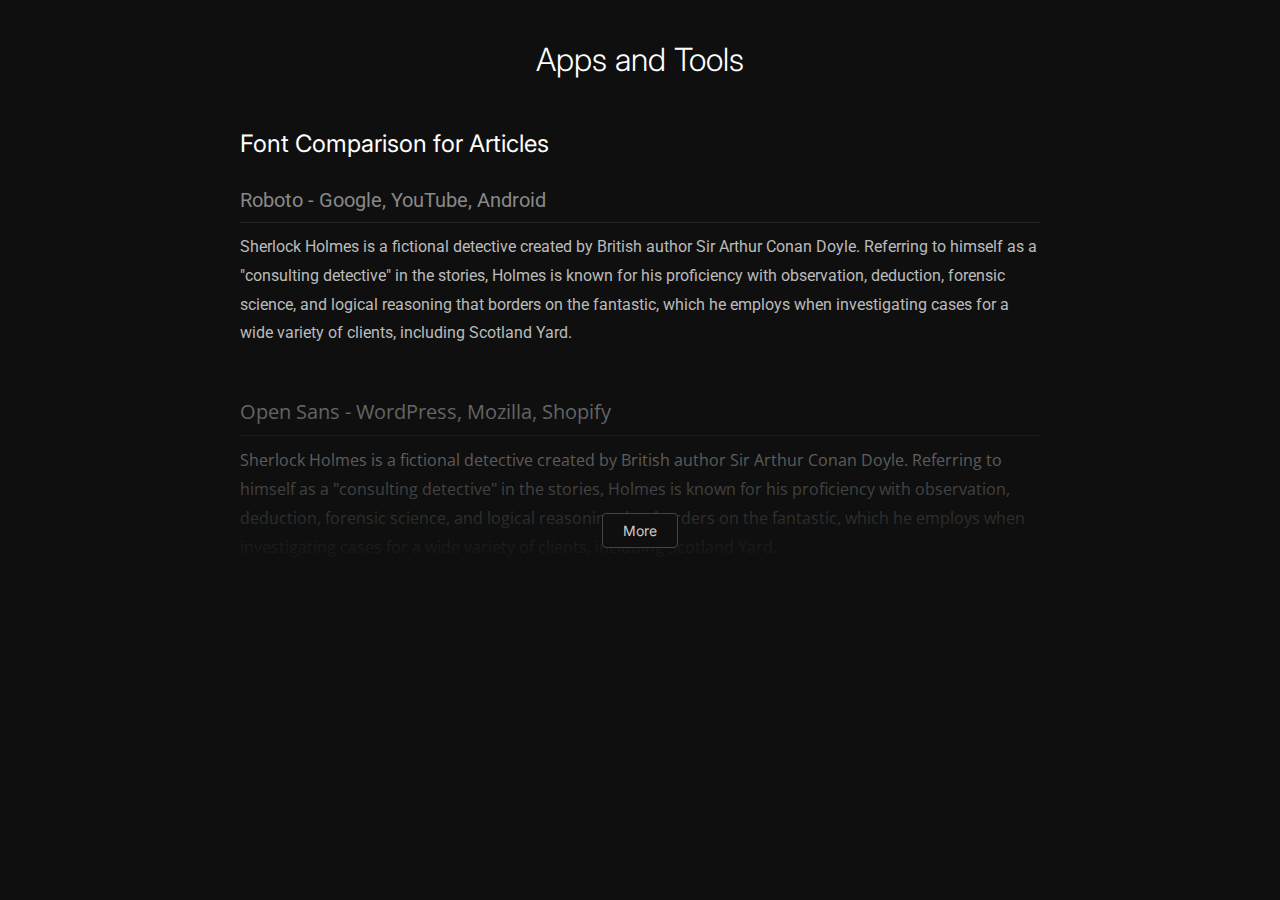
<file: index.html>
<!DOCTYPE html>
<html lang="en">
  <head>
    <meta charset="UTF-8" />
    <meta name="viewport" content="width=device-width, initial-scale=1.0" />
    <title>Apps and Tools</title>
    <link rel="preconnect" href="https://fonts.googleapis.com" />
    <link rel="preconnect" href="https://fonts.gstatic.com" crossorigin />
    <link
      href="https://fonts.googleapis.com/css2?family=Inter:wght@300;400;500&family=Roboto:wght@300;400;500&family=Open+Sans:wght@300;400;500&family=Lato:wght@300;400;500&display=swap"
      rel="stylesheet"
    />
    <link rel="stylesheet" href="pages/styles/style.css" />
    <link rel="stylesheet" href="pages/styles/font-comparison.css" />
  </head>
  <body>
    <div class="container">
      <h1 id="mainHeader"></h1>

      <div class="tool-section">
        <h2 class="tool-title">Font Comparison for Articles</h2>

        <div class="preview-wrapper">
          <a href="pages/font-comparison.html" class="preview-link">
            <div class="preview-content">
              <div class="font-section">
                <div class="font-name roboto">
                  Roboto - Google, YouTube, Android
                </div>
                <p class="sample-text roboto">
                  Sherlock Holmes is a fictional detective created by British
                  author Sir Arthur Conan Doyle. Referring to himself as a
                  "consulting detective" in the stories, Holmes is known for his
                  proficiency with observation, deduction, forensic science, and
                  logical reasoning that borders on the fantastic, which he
                  employs when investigating cases for a wide variety of
                  clients, including Scotland Yard.
                </p>
              </div>

              <div class="font-section">
                <div class="font-name open-sans">
                  Open Sans - WordPress, Mozilla, Shopify
                </div>
                <p class="sample-text open-sans">
                  Sherlock Holmes is a fictional detective created by British
                  author Sir Arthur Conan Doyle. Referring to himself as a
                  "consulting detective" in the stories, Holmes is known for his
                  proficiency with observation, deduction, forensic science, and
                  logical reasoning that borders on the fantastic, which he
                  employs when investigating cases for a wide variety of
                  clients, including Scotland Yard.
                </p>
              </div>

              <div class="font-section">
                <div class="font-name lato">Lato - Airbnb, Slack, Typeform</div>
                <p class="sample-text lato">
                  Sherlock Holmes is a fictional detective created by British
                  author Sir Arthur Conan Doyle. Referring to himself as a
                  "consulting detective" in the stories, Holmes is known for his
                  proficiency with observation, deduction, forensic science, and
                  logical reasoning that borders on the fantastic, which he
                  employs when investigating cases for a wide variety of
                  clients, including Scotland Yard.
                </p>
              </div>
            </div>

            <div class="fade-overlay"></div>
            <span class="more-button">More</span>
          </a>
        </div>
      </div>
    </div>

    <script>
      // Configuration
      const headerText = "Apps and Tools";

      // Set header text on load
      document.getElementById("mainHeader").textContent = headerText;
    </script>
  </body>
</html>
</file>
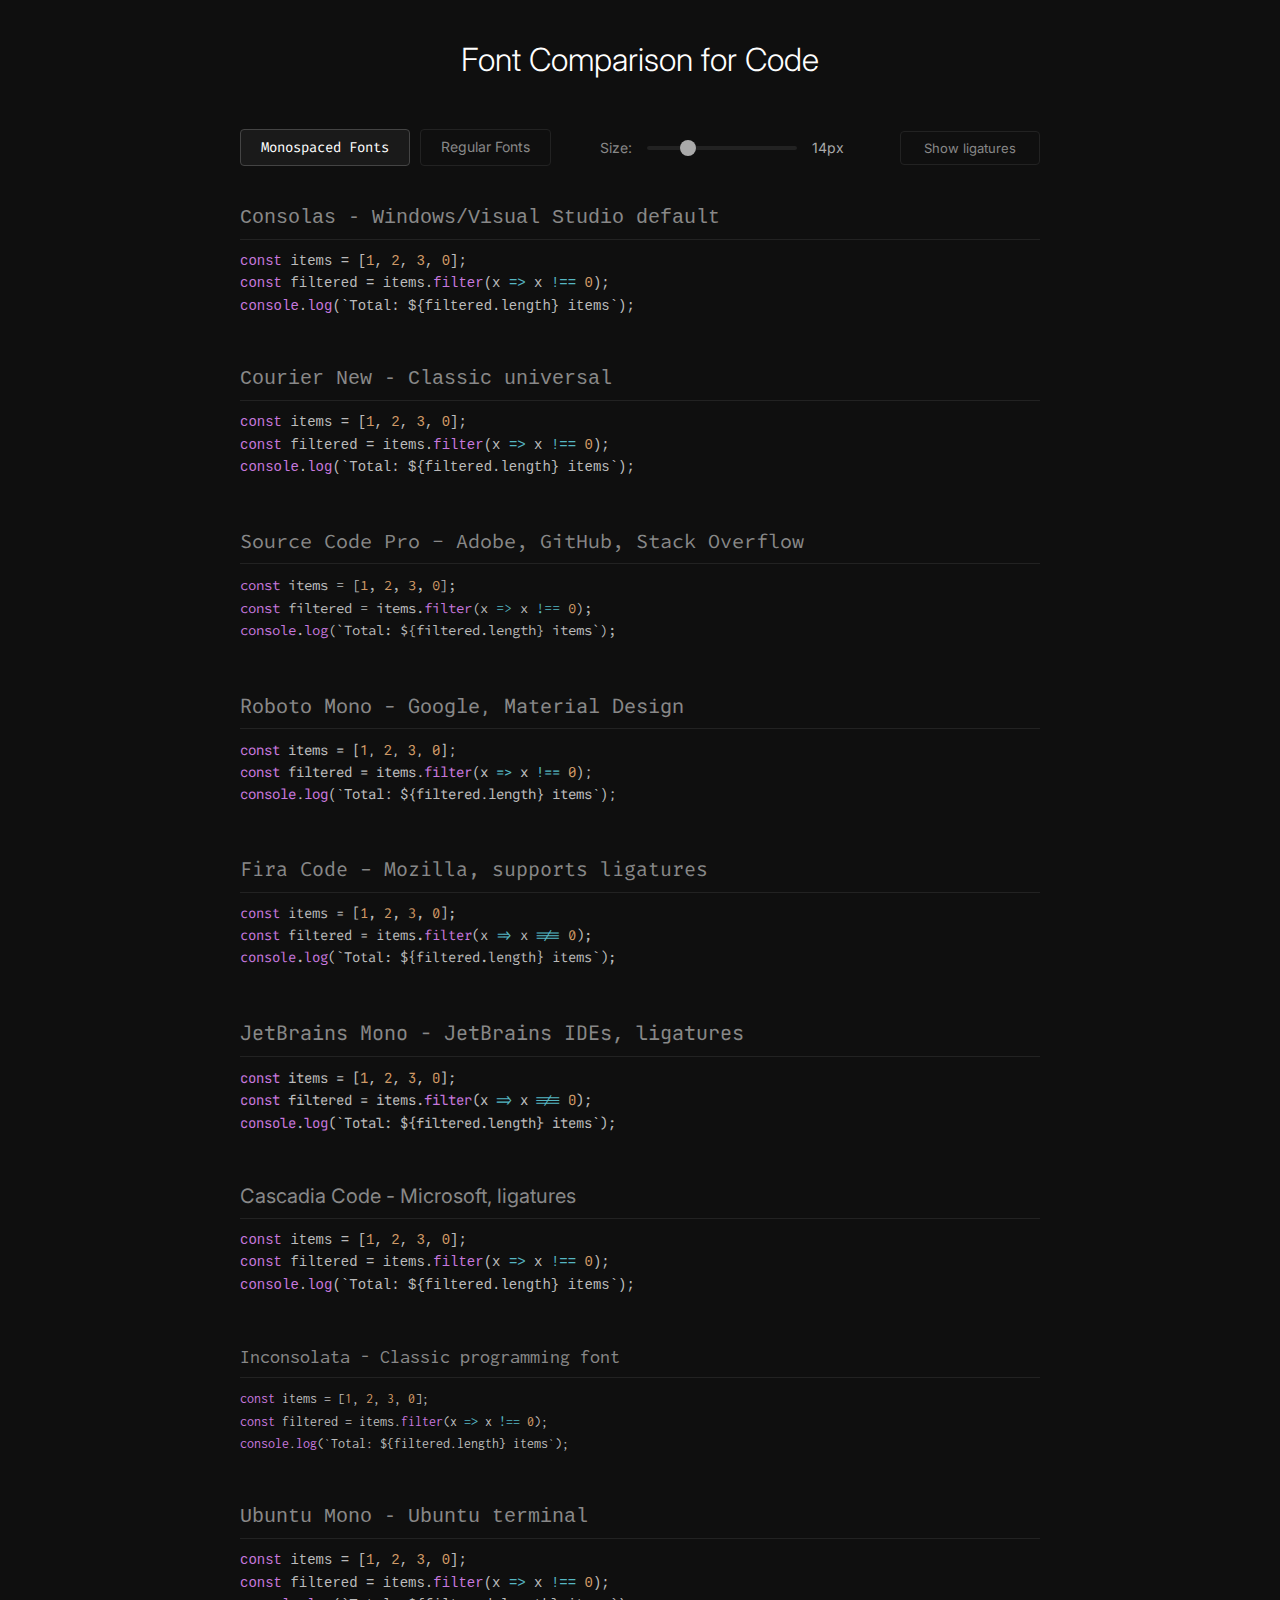
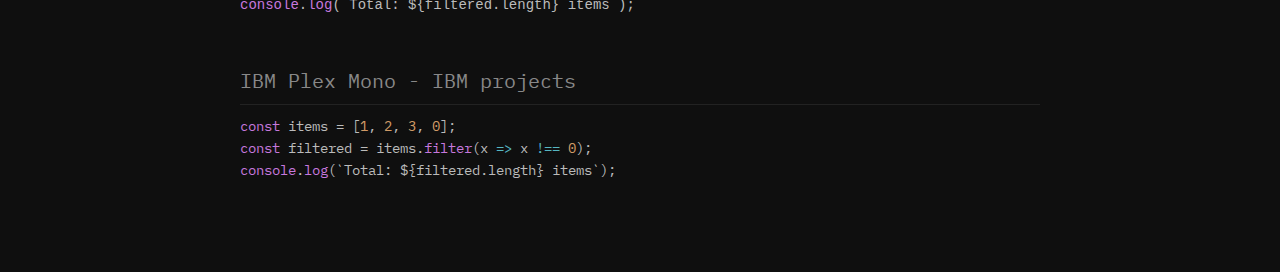
<file: pages/font-comparison-code.html>
<!DOCTYPE html>
<html lang="en">
<head>
    <meta charset="UTF-8">
    <meta name="viewport" content="width=device-width, initial-scale=1.0">
    <title>Font Comparison - Code</title>
    <link rel="preconnect" href="https://fonts.googleapis.com">
    <link rel="preconnect" href="https://fonts.gstatic.com" crossorigin>
    <link href="https://fonts.googleapis.com/css2?family=Cascadia+Code:wght@300;400;500&family=Fira+Code:wght@300;400;500&family=JetBrains+Mono:wght@300;400;500&family=Source+Code+Pro:wght@300;400;500&family=Roboto+Mono:wght@300;400;500&family=IBM+Plex+Mono:wght@300;400;500&family=Inconsolata:wght@300;400;500&family=Ubuntu+Mono:wght@400;700&family=Inter:wght@300;400;500&family=Roboto:wght@300;400;500&family=Open+Sans:wght@300;400;500&family=Lato:wght@300;400&family=Source+Sans+3:wght@300;400;500&display=swap" rel="stylesheet">
    <link rel="stylesheet" href="styles/style.css">
    <link rel="stylesheet" href="styles/font-comparison-code.css">
</head>
<body>
    <div class="container">
        <h1 id="mainHeader"></h1>

        <div class="controls">
            <div class="tabs">
                <div class="tab mono-tab active" onclick="switchTab('monospace')">Monospaced Fonts</div>
                <div class="tab sans-tab" onclick="switchTab('sans-serif')">Regular Fonts</div>
            </div>

            <div class="size-control">
                <span class="size-label">Size:</span>
                <input type="range" class="size-slider" min="12" max="20" value="14" step="1" oninput="changeSize(this.value)">
                <span class="size-value" id="sizeValue">14px</span>
            </div>

            <button class="ligatures-toggle" onclick="toggleLigatures()">Show ligatures</button>
        </div>

        <div id="monospace" class="tab-content active">
        <div class="font-section">
            <div class="font-name consolas">Consolas - Windows/Visual Studio default</div>
            <pre class="code-sample consolas"></pre>
        </div>

        <div class="font-section">
            <div class="font-name courier-new">Courier New - Classic universal</div>
            <pre class="code-sample courier-new"></pre>
        </div>

        <div class="font-section">
            <div class="font-name source-code-pro">Source Code Pro - Adobe, GitHub, Stack Overflow</div>
            <pre class="code-sample source-code-pro"></pre>
        </div>

        <div class="font-section">
            <div class="font-name roboto-mono">Roboto Mono - Google, Material Design</div>
            <pre class="code-sample roboto-mono"></pre>
        </div>

        <div class="font-section">
            <div class="font-name fira-code">Fira Code - Mozilla, supports ligatures</div>
            <pre class="code-sample fira-code"></pre>
        </div>

        <div class="font-section">
            <div class="font-name jetbrains-mono">JetBrains Mono - JetBrains IDEs, ligatures</div>
            <pre class="code-sample jetbrains-mono"></pre>
        </div>

        <div class="font-section">
            <div class="font-name cascadia-code">Cascadia Code - Microsoft, ligatures</div>
            <pre class="code-sample cascadia-code"></pre>
        </div>

        <div class="font-section">
            <div class="font-name inconsolata">Inconsolata - Classic programming font</div>
            <pre class="code-sample inconsolata"></pre>
        </div>

        <div class="font-section">
            <div class="font-name ubuntu-mono">Ubuntu Mono - Ubuntu terminal</div>
            <pre class="code-sample ubuntu-mono"></pre>
        </div>

        <div class="font-section">
            <div class="font-name ibm-plex-mono">IBM Plex Mono - IBM projects</div>
            <pre class="code-sample ibm-plex-mono"></pre>
        </div>
        </div>

        <div id="sans-serif" class="tab-content">
        <div class="font-section">
            <div class="font-name system-fonts">System Fonts - Apple, GitHub, Notion</div>
            <pre class="code-sample system-fonts"></pre>
        </div>

        <div class="font-section">
            <div class="font-name inter">Inter - Figma, Vercel, modern UIs</div>
            <pre class="code-sample inter"></pre>
        </div>

        <div class="font-section">
            <div class="font-name roboto">Roboto - Android, Material Design</div>
            <pre class="code-sample roboto"></pre>
        </div>
        </div>

    </div>

    <script>
        // Configuration
        const headerText = "Font Comparison for Code";
        const codeClassic = `const items = [1, 2, 3, 0];\nconst filtered = items.filter(x => x !== 0);\nconsole.log(\`Total: \${filtered.length} items\`);`;
        const codeLigatures = `const result = data.filter(x => x >= 10 && x <= 100);\nconst isValid = (a, b) => a === b || a !== null && b >= 0;\nconsole.log(\`Found: \${result.length}\`);`;

        let useLigatures = false;
        let codeText = codeClassic;

        // Set header text and populate all code samples on load
        document.getElementById('mainHeader').textContent = headerText;

        // Populate all code samples with syntax highlighting
        function populateCode() {
            document.querySelectorAll('.code-sample').forEach(sample => {
                sample.innerHTML = highlightCode(codeText);
            });
        }

        function highlightCode(code) {
            // Escape HTML first
            code = code.replace(/</g, '&lt;').replace(/>/g, '&gt;');

            // Simple syntax highlighting - order matters!
            return code
                .replace(/\b(function|const|return|if|let|var|class|import|export|from|async|await|filter|map|console|log|data)\b/g, '<span class="keyword">$1</span>')
                .replace(/\b(\d+)\b/g, '<span class="number">$1</span>')
                .replace(/=&gt;/g, '<span class="operator">=&gt;</span>')
                .replace(/(===|!==|&lt;=|&gt;=|&&|\|\|)/g, '<span class="operator">$1</span>');
        }

        populateCode();

        function switchTab(tabName) {
            // Hide all tab contents
            document.querySelectorAll('.tab-content').forEach(content => {
                content.classList.remove('active');
            });

            // Remove active class from all tabs
            document.querySelectorAll('.tab').forEach(tab => {
                tab.classList.remove('active');
            });

            // Show selected tab content
            document.getElementById(tabName).classList.add('active');

            // Add active class to clicked tab
            event.target.classList.add('active');
        }

        function changeSize(value) {
            // Update CSS variable
            document.documentElement.style.setProperty('--base-size', value + 'px');

            // Update display value
            document.getElementById('sizeValue').textContent = value + 'px';
        }

        function toggleLigatures() {
            useLigatures = !useLigatures;
            const button = document.querySelector('.ligatures-toggle');

            if (useLigatures) {
                codeText = codeLigatures;
                button.textContent = 'Hide ligatures';
            } else {
                codeText = codeClassic;
                button.textContent = 'Show ligatures';
            }

            // Update all code samples
            populateCode();
        }
    </script>
</body>
</html>
</file>
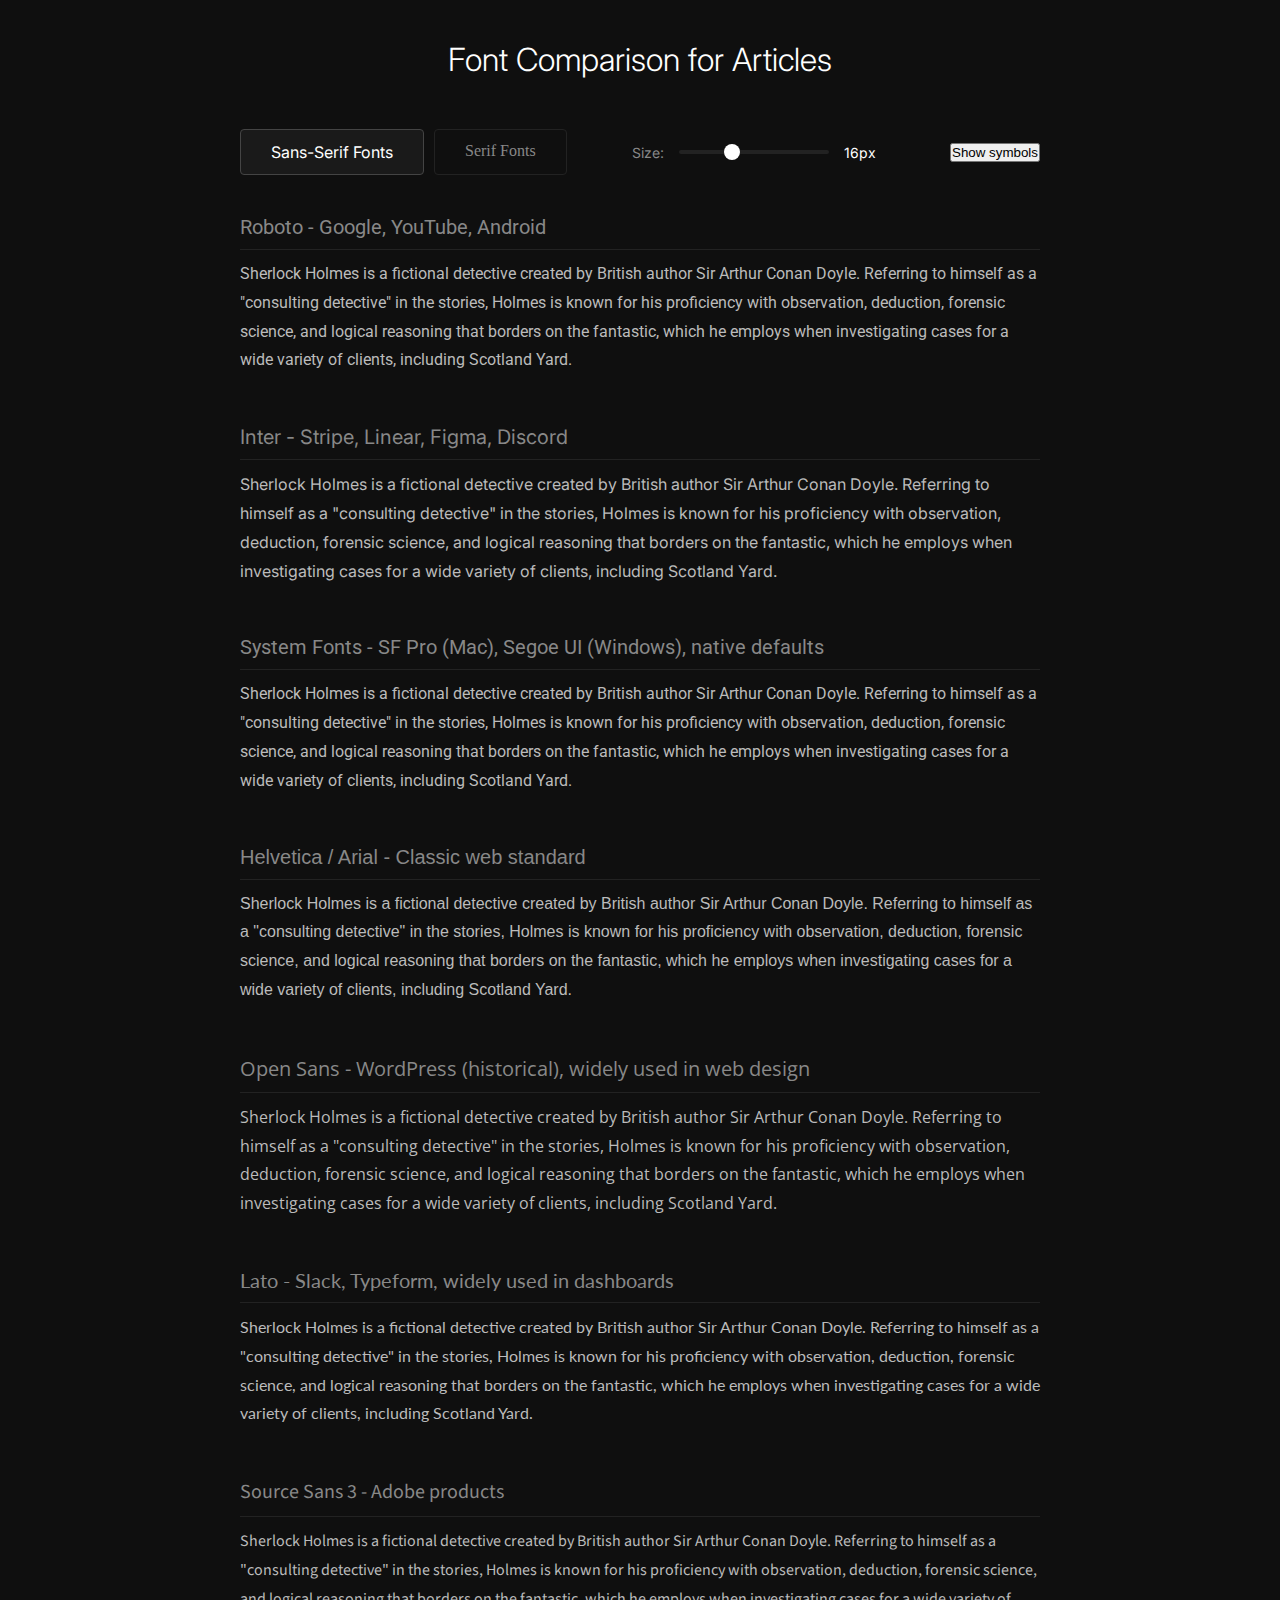
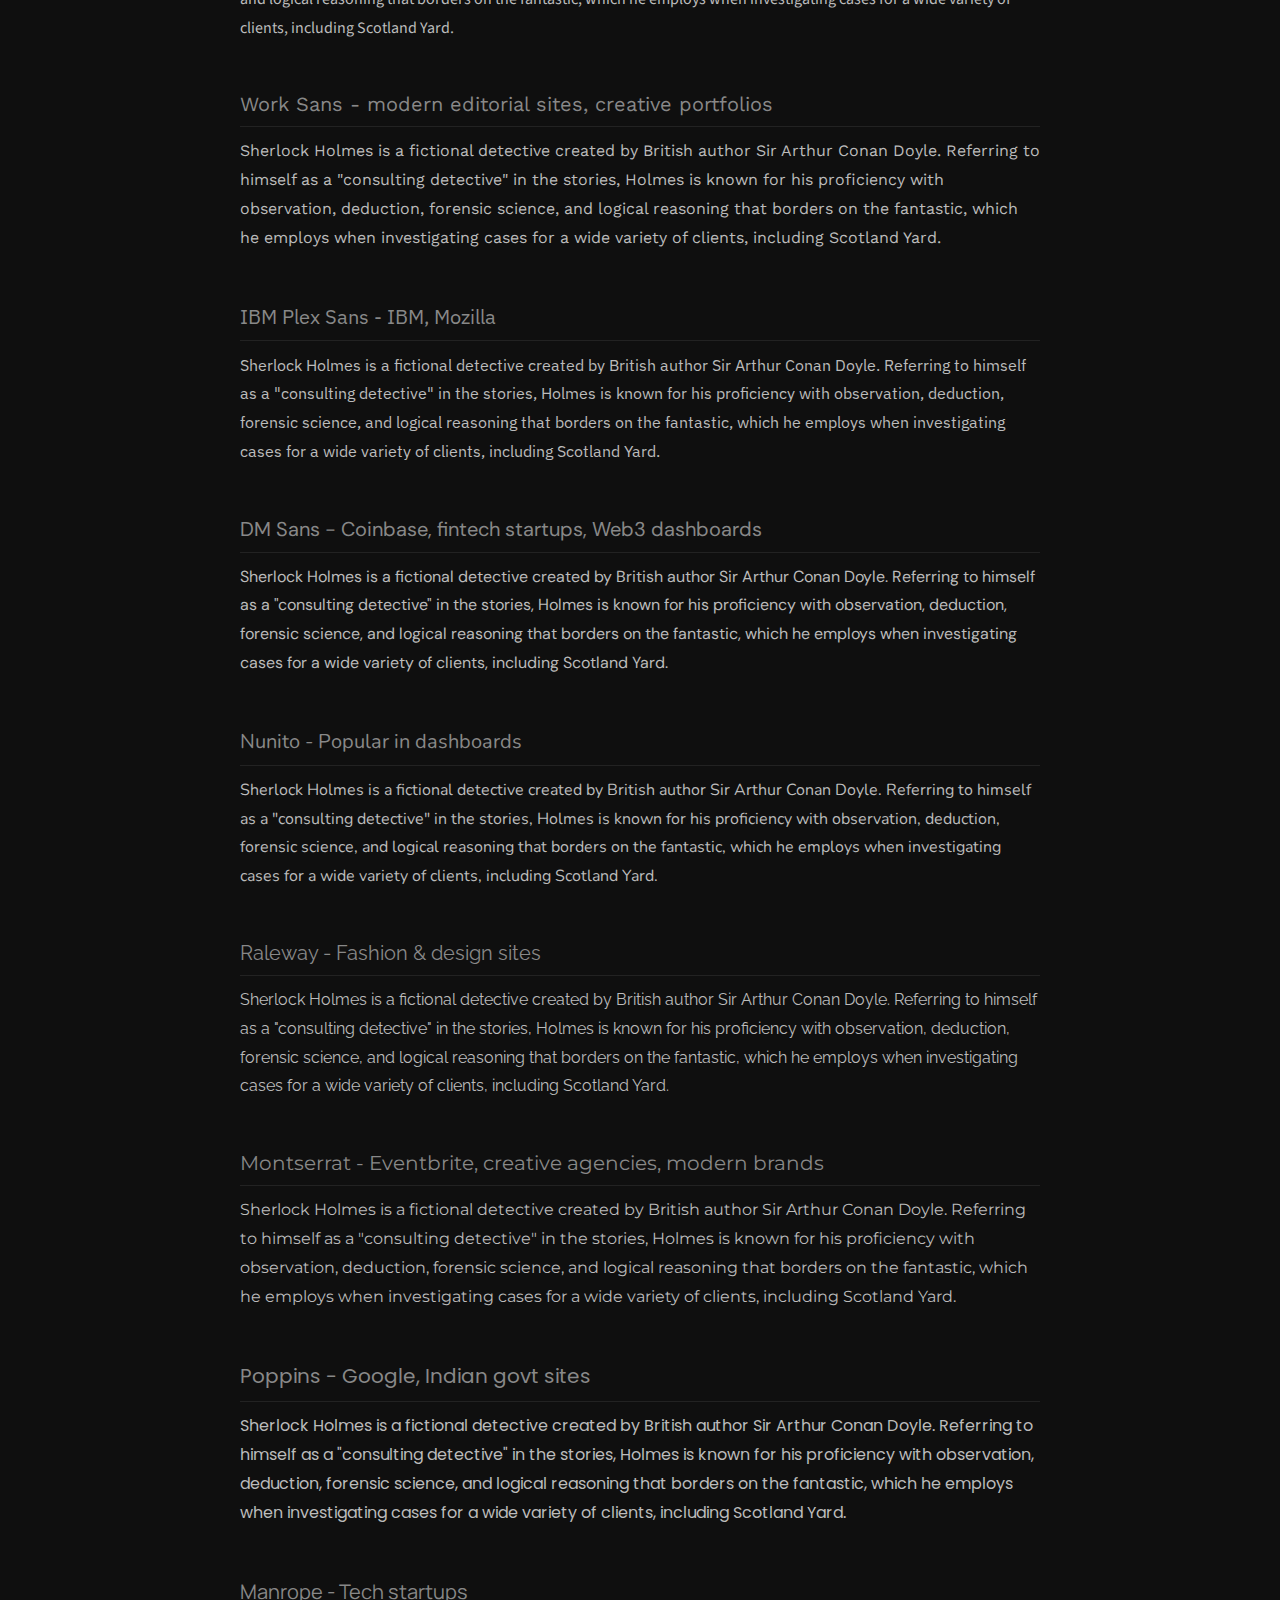
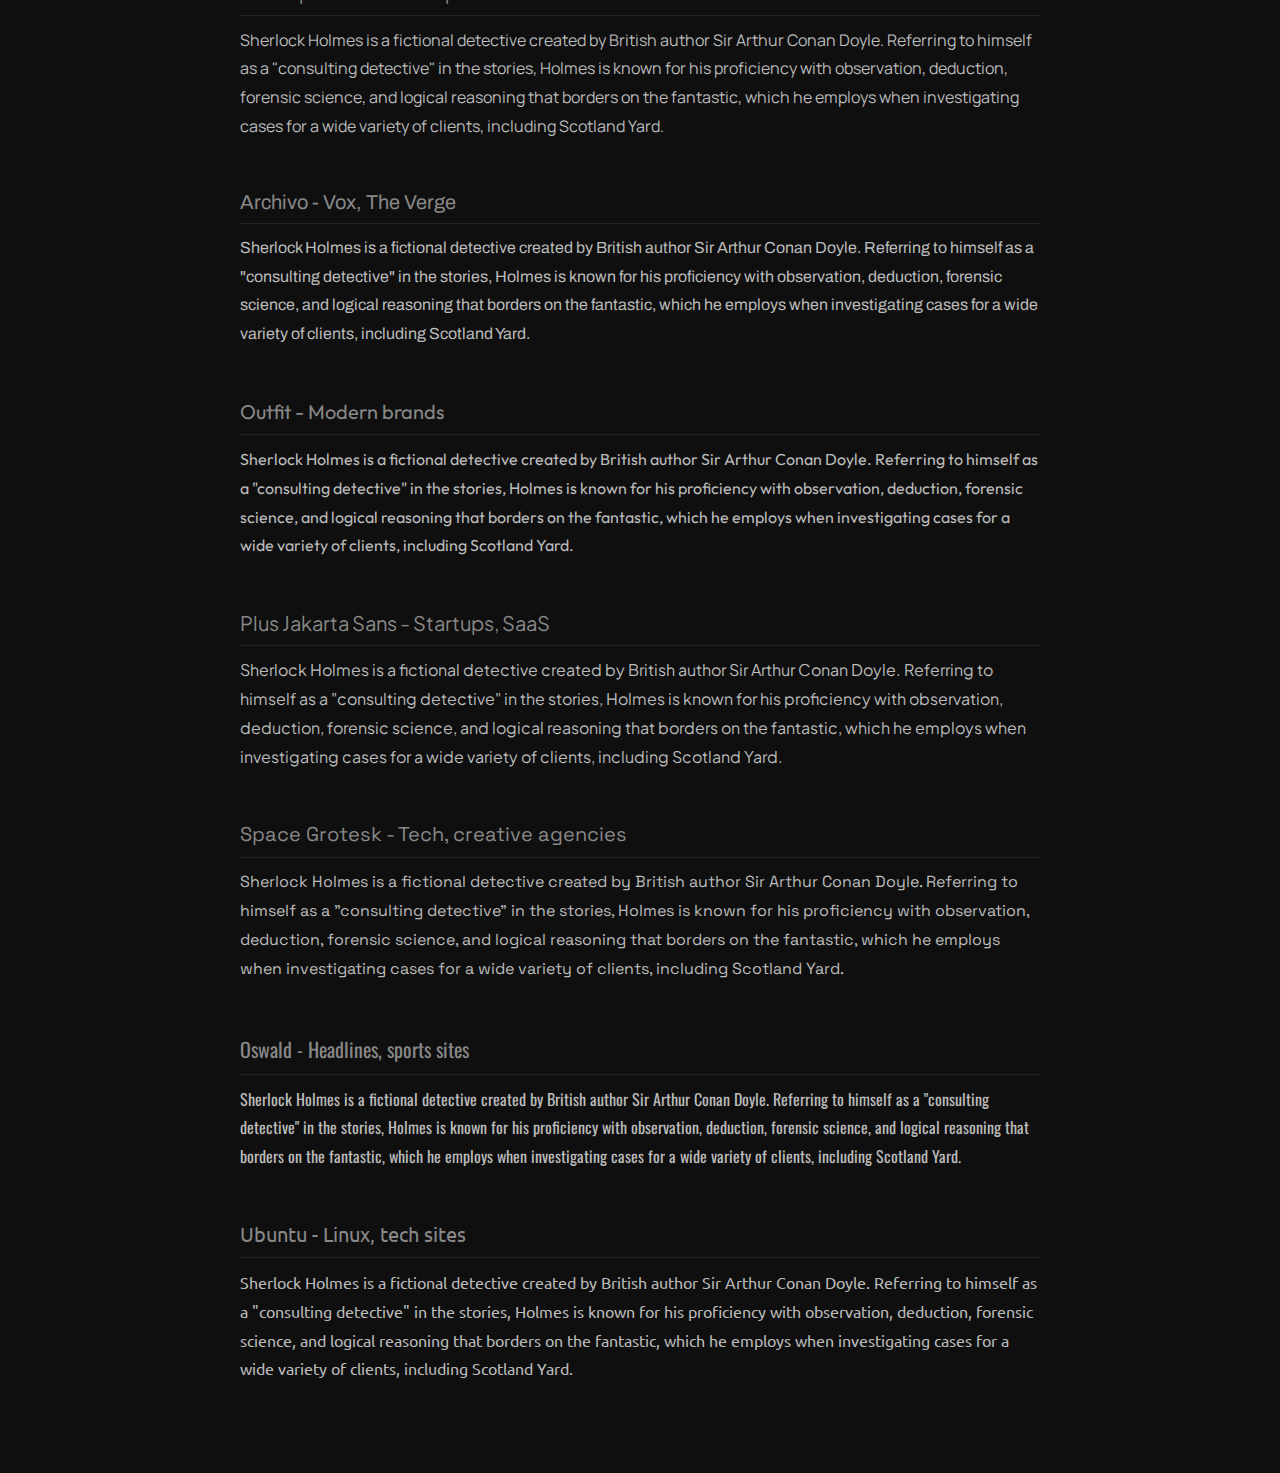
<file: pages/font-comparison.html>
<!DOCTYPE html>
<html lang="en">
<head>
    <meta charset="UTF-8">
    <meta name="viewport" content="width=device-width, initial-scale=1.0">
    <title>Font Comparison</title>
    <link rel="preconnect" href="https://fonts.googleapis.com">
    <link rel="preconnect" href="https://fonts.gstatic.com" crossorigin>
    <link href="https://fonts.googleapis.com/css2?family=Inter:wght@300;400;500&family=Lora:ital,wght@0,400;0,500;1,400&family=Merriweather:ital,wght@0,300;0,400;1,400&family=Roboto:wght@300;400;500&family=Open+Sans:wght@300;400;500&family=Playfair+Display:wght@400;500&family=Source+Sans+3:wght@300;400;500&family=PT+Serif:wght@400;700&family=Work+Sans:wght@300;400;500&family=IBM+Plex+Sans:wght@300;400;500&family=Spectral:wght@300;400;500&family=Literata:wght@300;400;500&family=DM+Sans:wght@300;400;500&family=Libre+Baskerville:wght@400;700&family=Nunito:wght@300;400;500&family=Raleway:wght@300;400;500&family=Montserrat:wght@300;400;500&family=Poppins:wght@300;400;500&family=Manrope:wght@300;400;500&family=Archivo:wght@300;400;500&family=Outfit:wght@300;400;500&family=Plus+Jakarta+Sans:wght@300;400;500&family=Space+Grotesk:wght@300;400;500&family=EB+Garamond:wght@400;500&family=Cormorant+Garamond:wght@300;400;500&family=Bitter:wght@300;400;500&family=Cardo:wght@400;700&family=Noto+Serif:wght@300;400;500&family=Alegreya:wght@400;500&family=Lato:wght@300;400;700&family=Oswald:wght@300;400;500&family=Ubuntu:wght@300;400;500&family=Roboto+Slab:wght@300;400;500&display=swap" rel="stylesheet">
    <link rel="stylesheet" href="styles/style.css">
        <link rel="stylesheet" href="styles/font-comparison.css">
    </style>
</head>
<body>
    <div class="container">
        <h1 id="mainHeader"></h1>

        <div class="controls">
            <div class="tabs">
                <div class="tab sans-serif-tab active" onclick="switchTab('sans-serif')">Sans-Serif Fonts</div>
                <div class="tab serif-tab" onclick="switchTab('serif')">Serif Fonts</div>
            </div>

            <div class="size-control">
                <span class="size-label">Size:</span>
                <input type="range" class="size-slider" min="12" max="24" value="16" step="1" oninput="changeSize(this.value)">
                <span class="size-value" id="sizeValue">16px</span>
            </div>

            <button class="symbols-toggle" onclick="toggleSymbols()">Show symbols</button>
        </div>

        <div id="sans-serif" class="tab-content active">
        <div class="font-section">
            <div class="font-name roboto">Roboto - Google, YouTube, Android</div>
            <p class="sample-text roboto"></p>
        </div>

        <div class="font-section">
            <div class="font-name inter">Inter - Stripe, Linear, Figma, Discord</div>
            <p class="sample-text inter"></p>
        </div>

        <div class="font-section">
            <div class="font-name system-fonts">System Fonts - SF Pro (Mac), Segoe UI (Windows), native defaults</div>
            <p class="sample-text system-fonts"></p>
        </div>
        <div class="font-section">
            <div class="font-name arial-helvetica">Helvetica / Arial - Classic web standard</div>
            <p class="sample-text arial-helvetica"></p>
        </div>

        <div class="font-section">
            <div class="font-name open-sans">Open Sans - WordPress (historical), widely used in web design</div>
            <p class="sample-text open-sans"></p>
        </div>

        <div class="font-section">
            <div class="font-name lato">Lato - Slack, Typeform, widely used in dashboards</div>
            <p class="sample-text lato"></p>
        </div>

        <div class="font-section">
            <div class="font-name source-sans">Source Sans 3 - Adobe products</div>
            <p class="sample-text source-sans"></p>
        </div>

        <div class="font-section">
            <div class="font-name work-sans">Work Sans - modern editorial sites, creative portfolios</div>
            <p class="sample-text work-sans"></p>
        </div>

        <div class="font-section">
            <div class="font-name ibm-plex">IBM Plex Sans - IBM, Mozilla</div>
            <p class="sample-text ibm-plex"></p>
        </div>

        <div class="font-section">
            <div class="font-name dm-sans">DM Sans - Coinbase, fintech startups, Web3 dashboards</div>
            <p class="sample-text dm-sans"></p>
        </div>

        <div class="font-section">
            <div class="font-name nunito">Nunito - Popular in dashboards</div>
            <p class="sample-text nunito"></p>
        </div>

        <div class="font-section">
            <div class="font-name raleway">Raleway - Fashion & design sites</div>
            <p class="sample-text raleway"></p>
        </div>

        <div class="font-section">
            <div class="font-name montserrat">Montserrat - Eventbrite, creative agencies, modern brands</div>
            <p class="sample-text montserrat"></p>
        </div>

        <div class="font-section">
            <div class="font-name poppins">Poppins - Google, Indian govt sites</div>
            <p class="sample-text poppins"></p>
        </div>

        <div class="font-section">
            <div class="font-name manrope">Manrope - Tech startups</div>
            <p class="sample-text manrope"></p>
        </div>

        <div class="font-section">
            <div class="font-name archivo">Archivo - Vox, The Verge</div>
            <p class="sample-text archivo"></p>
        </div>

        <div class="font-section">
            <div class="font-name outfit">Outfit - Modern brands</div>
            <p class="sample-text outfit"></p>
        </div>

        <div class="font-section">
            <div class="font-name plus-jakarta">Plus Jakarta Sans - Startups, SaaS</div>
            <p class="sample-text plus-jakarta"></p>
        </div>

        <div class="font-section">
            <div class="font-name space-grotesk">Space Grotesk - Tech, creative agencies</div>
            <p class="sample-text space-grotesk"></p>
        </div>

        <div class="font-section">
            <div class="font-name oswald">Oswald - Headlines, sports sites</div>
            <p class="sample-text oswald"></p>
        </div>

        <div class="font-section">
            <div class="font-name ubuntu">Ubuntu - Linux, tech sites</div>
            <p class="sample-text ubuntu"></p>
        </div>
        </div>

        <div id="serif" class="tab-content">
        <div class="font-section">
            <div class="font-name georgia">Georgia - classic web serif, Medium (historically)</div>
            <p class="sample-text georgia"></p>
        </div>

        <div class="font-section">
            <div class="font-name times-new-roman">Times New Roman - Classic universal standard - +1 size</div>
            <p class="sample-text times-new-roman"></p>
        </div>

        <div class="font-section">
            <div class="font-name lora">Lora - Blogs, editorial sites</div>
            <p class="sample-text lora"></p>
        </div>

        <div class="font-section">
            <div class="font-name merriweather">Merriweather - blogs, editorial sites, long-form content</div>
            <p class="sample-text merriweather"></p>
        </div>

        <div class="font-section">
            <div class="font-name playfair">Playfair Display - Fashion, luxury brands</div>
            <p class="sample-text playfair"></p>
        </div>

        <div class="font-section">
            <div class="font-name pt-serif">PT Serif - News sites, blogs</div>
            <p class="sample-text pt-serif"></p>
        </div>

        <div class="font-section">
            <div class="font-name spectral">Spectral - Google News - +1 size</div>
            <p class="sample-text spectral"></p>
        </div>

        <div class="font-section">
            <div class="font-name literata">Literata - Google Play Books</div>
            <p class="sample-text literata"></p>
        </div>

        <div class="font-section">
            <div class="font-name libre-baskerville">Libre Baskerville - Publishing, editorial</div>
            <p class="sample-text libre-baskerville"></p>
        </div>

        <div class="font-section">
            <div class="font-name eb-garamond">EB Garamond - Books, academia - +3 size</div>
            <p class="sample-text eb-garamond"></p>
        </div>

        <div class="font-section">
            <div class="font-name cormorant">Cormorant Garamond - Luxury, fashion - +3 size</div>
            <p class="sample-text cormorant"></p>
        </div>

        <div class="font-section">
            <div class="font-name bitter">Bitter - Modern editorial sites</div>
            <p class="sample-text bitter"></p>
        </div>

        <div class="font-section">
            <div class="font-name cardo">Cardo - Academic publications - +1 size</div>
            <p class="sample-text cardo"></p>
        </div>

        <div class="font-section">
            <div class="font-name noto-serif">Noto Serif - Google projects, multi-language support</div>
            <p class="sample-text noto-serif"></p>
        </div>

        <div class="font-section">
            <div class="font-name alegreya">Alegreya - Books, long-form - +2 size</div>
            <p class="sample-text alegreya"></p>
        </div>

        <div class="font-section">
            <div class="font-name roboto-slab">Roboto Slab - Google, slab serif variant</div>
            <p class="sample-text roboto-slab"></p>
        </div>

        </div>

    </div>

    <script>
        // Configuration
        const headerText = "Font Comparison for Articles";
        const sampleTextClassic = `Sherlock Holmes is a fictional detective created by British author Sir Arthur Conan Doyle. Referring to himself as a "consulting detective" in the stories, Holmes is known for his proficiency with observation, deduction, forensic science, and logical reasoning that borders on the fantastic, which he employs when investigating cases for a wide variety of clients, including Scotland Yard.`;
        const sampleTextArticle = `Sherlock Holmes is a fictional detective created by British author Sir Arthur Conan Doyle. Holmes first appeared in print in 1887. Biographers often note how the serialized adventures read like dispatches from the bustling newspapers of Victorian London — lively, brisk, and always chasing the next clue. But did he actually say "Elementary, my dear Watson"? The answer (surprisingly) is no.`;

        let useSymbols = false;
        let sampleText = sampleTextClassic;

        // Set header text and populate all sample paragraphs on load
        document.getElementById('mainHeader').textContent = headerText;

        // Populate all sample text paragraphs
        document.querySelectorAll('.sample-text').forEach(paragraph => {
            paragraph.textContent = sampleText;
        });

        function switchTab(tabName) {
            // Hide all tab contents
            document.querySelectorAll('.tab-content').forEach(content => {
                content.classList.remove('active');
            });
            
            // Remove active class from all tabs
            document.querySelectorAll('.tab').forEach(tab => {
                tab.classList.remove('active');
            });
            
            // Show selected tab content
            document.getElementById(tabName).classList.add('active');
            
            // Add active class to clicked tab
            event.target.classList.add('active');
        }

        function changeSize(value) {
            // Update CSS variable
            document.documentElement.style.setProperty('--base-size', value + 'px');

            // Update display value
            document.getElementById('sizeValue').textContent = value + 'px';
        }

        function toggleSymbols() {
            useSymbols = !useSymbols;
            const button = document.querySelector('.symbols-toggle');

            if (useSymbols) {
                sampleText = sampleTextArticle;
                button.textContent = 'Hide symbols';
            } else {
                sampleText = sampleTextClassic;
                button.textContent = 'Show symbols';
            }

            // Update all sample text paragraphs
            document.querySelectorAll('.sample-text').forEach(paragraph => {
                paragraph.textContent = sampleText;
            });
        }
    </script>
</body>
</html>
</file>
<file: pages/styles/style.css>
/* Common Styles for vibe-apps.github.io */

* {
  margin: 0;
  padding: 0;
  box-sizing: border-box;
}

body {
  background: #0f0f0f;
  color: #e0e0e0;
  padding: 40px 20px;
  font-family: Inter, -apple-system, sans-serif;
  min-height: 100vh;
  overflow-y: scroll;
}

.container {
  max-width: 800px;
  margin: 0 auto;
}

h1 {
  text-align: center;
  margin-bottom: 50px;
  color: #fff;
  font-size: 32px;
  font-weight: 300;
  font-family: Inter, -apple-system, sans-serif;
}

.tool-section {
  margin-bottom: 80px;
}

.tool-title {
  font-size: 24px;
  color: #fff;
  margin-bottom: 30px;
  font-weight: 400;
}

/* Preview/Card Styles */
.preview-wrapper {
  position: relative;
  background: #0f0f0f;
}

.preview-link {
  display: block;
  text-decoration: none;
  color: inherit;
  cursor: pointer;
}

.preview-content {
  position: relative;
  max-height: 400px;
  overflow: hidden;
}

/* Fade overlay */
.fade-overlay {
  position: absolute;
  bottom: 0;
  left: 0;
  right: 0;
  height: 250px;
  background: linear-gradient(
    to bottom,
    rgba(15, 15, 15, 0) 0%,
    rgba(15, 15, 15, 0.3) 30%,
    rgba(15, 15, 15, 0.7) 60%,
    rgba(15, 15, 15, 0.95) 85%,
    rgba(15, 15, 15, 1) 100%
  );
  pointer-events: none;
}

.more-button {
  position: absolute;
  bottom: 40px;
  left: 50%;
  transform: translateX(-50%);
  padding: 8px 20px;
  background: #0f0f0f;
  border: 1px solid #444;
  border-radius: 4px;
  color: #ccc;
  font-size: 14px;
  font-weight: 400;
  text-decoration: none;
  display: inline-block;
  transition: all 0.2s;
  pointer-events: none;
  z-index: 10;
}

.preview-link:hover .more-button {
  background: #1a1a1a;
  border-color: #555;
  color: #fff;
}
</file>
<file: pages/styles/font-comparison.css>
/* Font Comparison Page Styles */

:root {
    --base-size: 16px;
}

/* Controls */
.controls {
    display: flex;
    justify-content: space-between;
    align-items: center;
    margin-bottom: 40px;
}

/* Tabs */
.tabs {
    display: flex;
    justify-content: flex-start;
    gap: 10px;
}

.tab {
    padding: 12px 30px;
    background: #0f0f0f;
    border: 1px solid #222;
    border-radius: 4px;
    color: #888;
    cursor: pointer;
    font-size: 16px;
    transition: all 0.3s;
}

.tab.sans-serif-tab {
    font-family: Inter, -apple-system, sans-serif;
}

.tab.serif-tab {
    font-family: Georgia, serif;
}

.tab:hover {
    border-color: #333;
    color: #aaa;
}

.tab.active {
    background: #1a1a1a;
    border-color: #444;
    color: #fff;
}

/* Size Control */
.size-control {
    display: flex;
    align-items: center;
    gap: 15px;
}

.size-label {
    color: #888;
    font-size: 14px;
}

.size-slider {
    width: 150px;
    height: 4px;
    background: #222;
    border-radius: 2px;
    outline: none;
    -webkit-appearance: none;
}

.size-slider::-webkit-slider-thumb {
    -webkit-appearance: none;
    appearance: none;
    width: 16px;
    height: 16px;
    background: #fff;
    border-radius: 50%;
    cursor: pointer;
}

.size-slider::-moz-range-thumb {
    width: 16px;
    height: 16px;
    background: #fff;
    border-radius: 50%;
    cursor: pointer;
    border: none;
}

.size-value {
    color: #fff;
    font-size: 14px;
    min-width: 40px;
}

/* Tab Content */
.tab-content {
    display: none;
}

.tab-content.active {
    display: block;
}

/* Font Sections */
.font-section {
    margin-bottom: 50px;
    padding: 0;
    background: none;
    border: none;
    border-radius: 0;
}

.font-name {
    font-size: 20px;
    color: #888;
    margin-bottom: 10px;
    border-bottom: 1px solid #222;
    padding-bottom: 10px;
}

.sample-text {
    font-size: var(--base-size);
    line-height: 1.8;
    color: #bbb;
}

/* Font Families */
.roboto {
    font-family: Roboto, Helvetica, Arial, sans-serif;
}

.system-fonts {
    font-family: -apple-system, BlinkMacSystemFont, 'Segoe UI', Roboto, Helvetica, Arial, sans-serif;
}

.inter {
    font-family: Inter, -apple-system, sans-serif;
}

.georgia {
    font-family: Georgia, Cambria, "Times New Roman", serif;
}

.lora {
    font-family: Lora, Georgia, serif;
}

.merriweather {
    font-family: Merriweather, Georgia, serif;
}

.arial-helvetica {
    font-family: Helvetica, Arial, sans-serif;
}

.open-sans {
    font-family: 'Open Sans', sans-serif;
}

.playfair {
    font-family: 'Playfair Display', Georgia, serif;
}

.source-sans {
    font-family: 'Source Sans 3', sans-serif;
}

.pt-serif {
    font-family: 'PT Serif', Georgia, serif;
}

.crimson {
    font-family: 'Crimson Text', Georgia, serif;
}

.work-sans {
    font-family: 'Work Sans', sans-serif;
}

.ibm-plex {
    font-family: 'IBM Plex Sans', sans-serif;
}

.spectral {
    font-family: 'Spectral', Georgia, serif;
}

.literata {
    font-family: 'Literata', Georgia, serif;
}

.dm-sans {
    font-family: 'DM Sans', sans-serif;
}

.libre-baskerville {
    font-family: 'Libre Baskerville', Georgia, serif;
}

.nunito {
    font-family: 'Nunito', sans-serif;
}

.raleway {
    font-family: 'Raleway', sans-serif;
}

.lato {
    font-family: 'Lato', sans-serif;
}

.montserrat {
    font-family: 'Montserrat', sans-serif;
}

.poppins {
    font-family: 'Poppins', sans-serif;
}

.mulish {
    font-family: 'Mulish', sans-serif;
}

.manrope {
    font-family: 'Manrope', sans-serif;
}

.archivo {
    font-family: 'Archivo', sans-serif;
}

.outfit {
    font-family: 'Outfit', sans-serif;
}

.plus-jakarta {
    font-family: 'Plus Jakarta Sans', sans-serif;
}

.sora {
    font-family: 'Sora', sans-serif;
}

.space-grotesk {
    font-family: 'Space Grotesk', sans-serif;
}

.lato {
    font-family: 'Lato', sans-serif;
}

.oswald {
    font-family: 'Oswald', sans-serif;
}

.ubuntu {
    font-family: 'Ubuntu', sans-serif;
}

.eb-garamond {
    font-family: 'EB Garamond', Georgia, serif;
}

.cormorant {
    font-family: 'Cormorant Garamond', Georgia, serif;
}

.bitter {
    font-family: 'Bitter', Georgia, serif;
}

.cardo {
    font-family: 'Cardo', Georgia, serif;
}

.noto-serif {
    font-family: 'Noto Serif', Georgia, serif;
}

.alegreya {
    font-family: 'Alegreya', Georgia, serif;
}

.neuton {
    font-family: 'Neuton', Georgia, serif;
}

.roboto-slab {
    font-family: 'Roboto Slab', Georgia, serif;
}

.zilla-slab {
    font-family: 'Zilla Slab', Georgia, serif;
}

/* Sized up fonts for better readability */
.alegreya {
    font-size: calc(var(--base-size) + 2px);
}

.neuton {
    font-size: calc(var(--base-size) + 3px);
}

.eb-garamond {
    font-size: calc(var(--base-size) + 3px);
}

.cormorant {
    font-size: calc(var(--base-size) + 3px);
}

.crimson {
    font-size: calc(var(--base-size) + 2px);
}

.spectral {
    font-size: calc(var(--base-size) + 1px);
}

.cardo {
    font-size: calc(var(--base-size) + 1px);
}

.zilla-slab {
    font-size: calc(var(--base-size) + 1px);
}
</file>
<file: pages/styles/font-comparison-code.css>
/* Font Comparison Code Page Styles */

:root {
    --base-size: 14px;
}

/* Controls */
.controls {
    display: flex;
    justify-content: space-between;
    align-items: center;
    margin-bottom: 40px;
}

/* Tabs */
.tabs {
    display: flex;
    justify-content: flex-start;
    gap: 10px;
}

.tab {
    padding: 8px 20px;
    background: #0f0f0f;
    border: 1px solid #222;
    border-radius: 4px;
    color: #888;
    cursor: pointer;
    font-size: 14px;
    transition: all 0.3s;
}

.tab.mono-tab {
    font-family: 'Fira Code', 'Courier New', monospace;
}

.tab.sans-tab {
    font-family: Inter, -apple-system, sans-serif;
}

.tab:hover {
    border-color: #333;
    color: #aaa;
}

.tab.active {
    background: #1a1a1a;
    border-color: #444;
    color: #fff;
}

/* Size Control */
.size-control {
    display: flex;
    align-items: center;
    gap: 15px;
}

/* Ligatures Toggle Button */
.ligatures-toggle {
    padding: 8px 16px;
    background: #0f0f0f;
    border: 1px solid #222;
    border-radius: 4px;
    color: #888;
    cursor: pointer;
    font-size: 13px;
    transition: border-color 0.3s, color 0.3s, background 0.3s;
    font-family: inherit;
    width: 140px;
    text-align: center;
}

.ligatures-toggle:hover {
    border-color: #333;
    color: #aaa;
    background: #1a1a1a;
}

.size-label {
    color: #888;
    font-size: 14px;
}

.size-slider {
    width: 150px;
    height: 4px;
    background: #222;
    border-radius: 2px;
    outline: none;
    -webkit-appearance: none;
}

.size-slider::-webkit-slider-thumb {
    -webkit-appearance: none;
    appearance: none;
    width: 16px;
    height: 16px;
    background: #aaa;
    border-radius: 50%;
    cursor: pointer;
}

.size-slider::-moz-range-thumb {
    width: 16px;
    height: 16px;
    background: #aaa;
    border-radius: 50%;
    cursor: pointer;
    border: none;
}

.size-value {
    color: #aaa;
    font-size: 14px;
    min-width: 40px;
}

/* Tab Content */
.tab-content {
    display: none;
}

.tab-content.active {
    display: block;
}

/* Font Sections */
.font-section {
    margin-bottom: 50px;
    padding: 0;
    background: none;
    border: none;
    border-radius: 0;
}

.font-name {
    font-size: 20px;
    color: #888;
    margin-bottom: 10px;
    border-bottom: 1px solid #222;
    padding-bottom: 10px;
}

.code-sample {
    font-size: var(--base-size);
    line-height: 1.6;
    color: #bbb;
    margin: 0;
    padding: 0;
    background: none;
    border: none;
    overflow-x: auto;
}

/* Syntax Highlighting Colors */
.keyword {
    color: #c678dd;
}

.string {
    color: #98c379;
}

.number {
    color: #d19a66;
}

.operator {
    color: #56b6c2;
}

.comment {
    color: #5c6370;
    font-style: italic;
}

/* Monospaced Font Families */
.fira-code {
    font-family: 'Fira Code', 'Courier New', monospace;
    font-variant-ligatures: common-ligatures;
}

.jetbrains-mono {
    font-family: 'JetBrains Mono', 'Courier New', monospace;
    font-variant-ligatures: common-ligatures;
}

.source-code-pro {
    font-family: 'Source Code Pro', 'Courier New', monospace;
}

.roboto-mono {
    font-family: 'Roboto Mono', 'Courier New', monospace;
}

.ibm-plex-mono {
    font-family: 'IBM Plex Mono', 'Courier New', monospace;
}

.inconsolata {
    font-family: 'Inconsolata', 'Courier New', monospace;
}

.consolas {
    font-family: Consolas, 'Courier New', monospace;
}

.menlo {
    font-family: Menlo, Monaco, 'Courier New', monospace;
}

.courier-new {
    font-family: 'Courier New', Courier, monospace;
}

.ubuntu-mono {
    font-family: 'Ubuntu Mono', 'Courier New', monospace;
}

.noto-mono {
    font-family: 'Noto Sans Mono', 'Courier New', monospace;
}

.space-mono {
    font-family: 'Space Mono', 'Courier New', monospace;
}

.courier-prime {
    font-family: 'Courier Prime', 'Courier New', monospace;
}

.anonymous-pro {
    font-family: 'Anonymous Pro', 'Courier New', monospace;
}

.overpass-mono {
    font-family: 'Overpass Mono', 'Courier New', monospace;
}

.red-hat-mono {
    font-family: 'Red Hat Mono', 'Courier New', monospace;
}

.dm-mono {
    font-family: 'DM Mono', 'Courier New', monospace;
}

.azeret-mono {
    font-family: 'Azeret Mono', 'Courier New', monospace;
}

/* Sans-Serif Font Families */
.inter {
    font-family: Inter, -apple-system, sans-serif;
}

.roboto {
    font-family: Roboto, Helvetica, Arial, sans-serif;
}

.system-fonts {
    font-family: -apple-system, BlinkMacSystemFont, 'Segoe UI', Roboto, Helvetica, Arial, sans-serif;
}

.arial-helvetica {
    font-family: Helvetica, Arial, sans-serif;
}

.open-sans {
    font-family: 'Open Sans', sans-serif;
}

.lato {
    font-family: 'Lato', sans-serif;
}

.source-sans {
    font-family: 'Source Sans 3', sans-serif;
}
</file>
